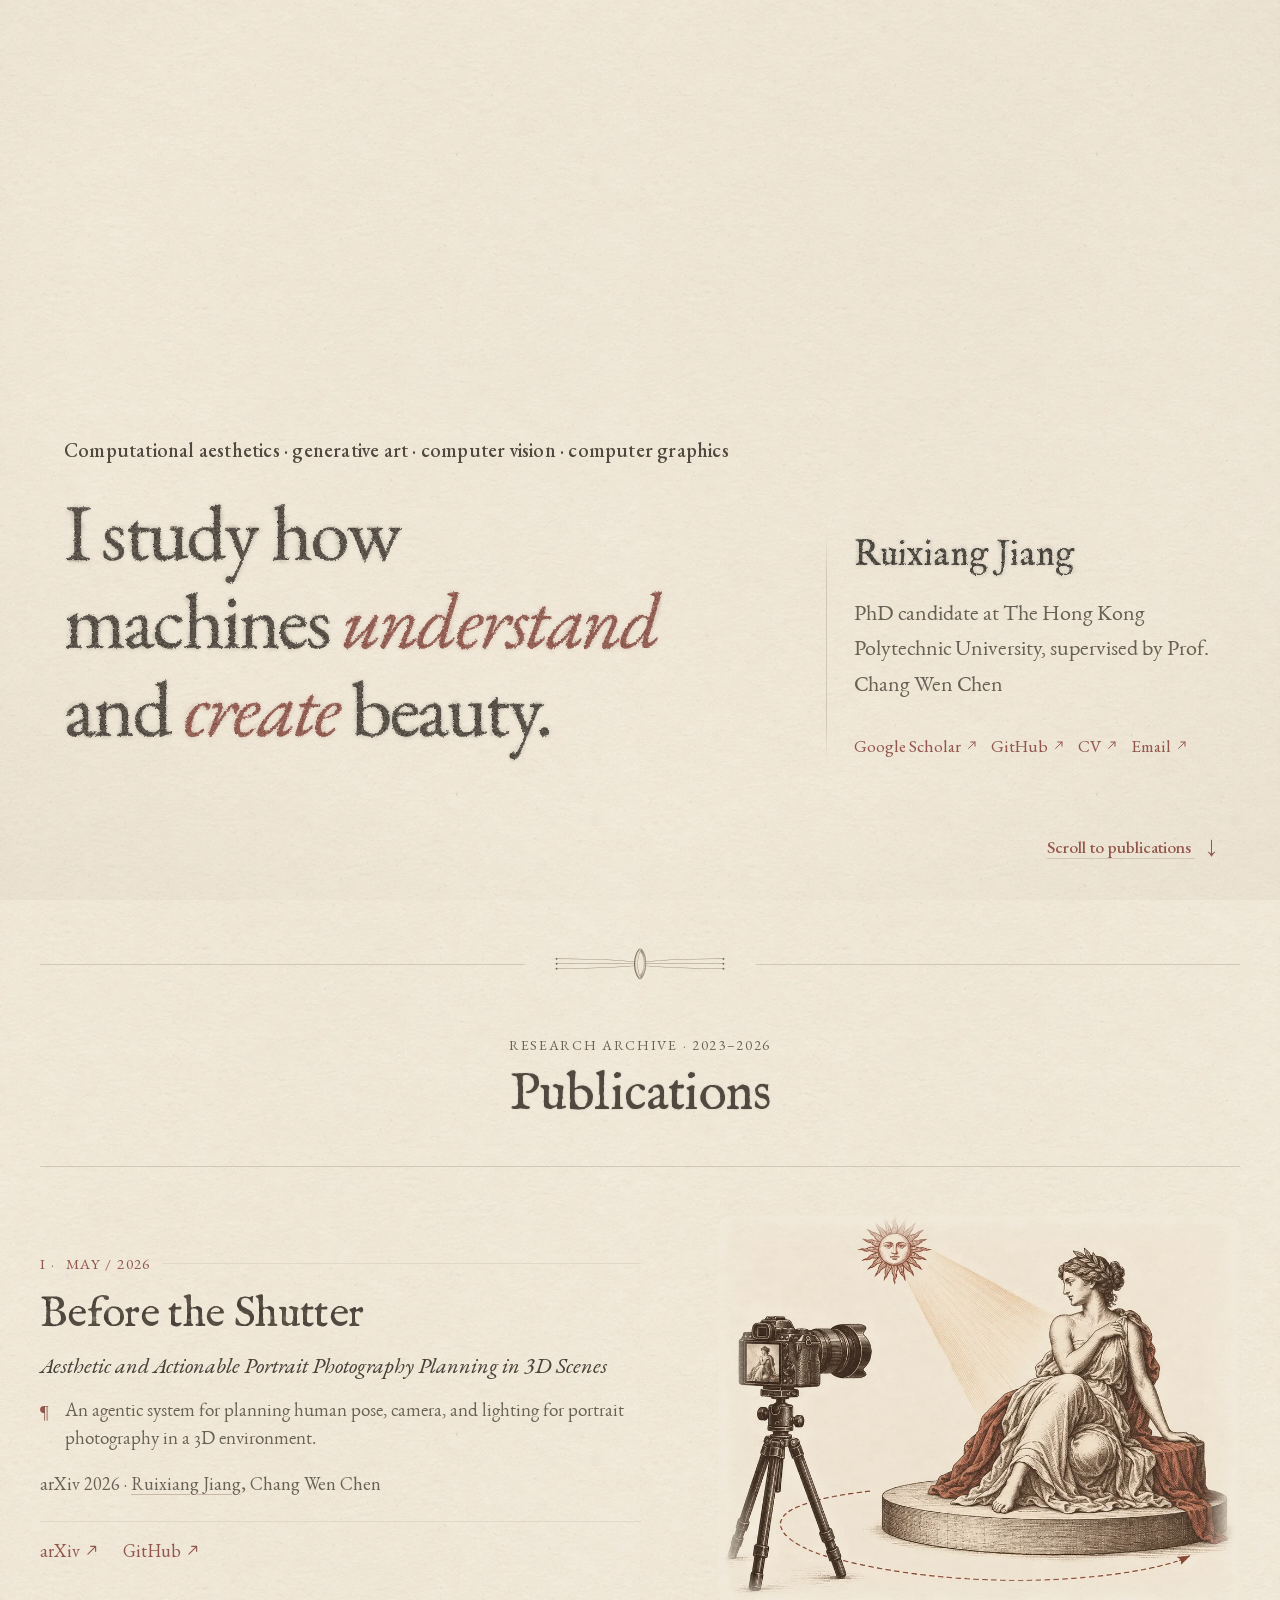
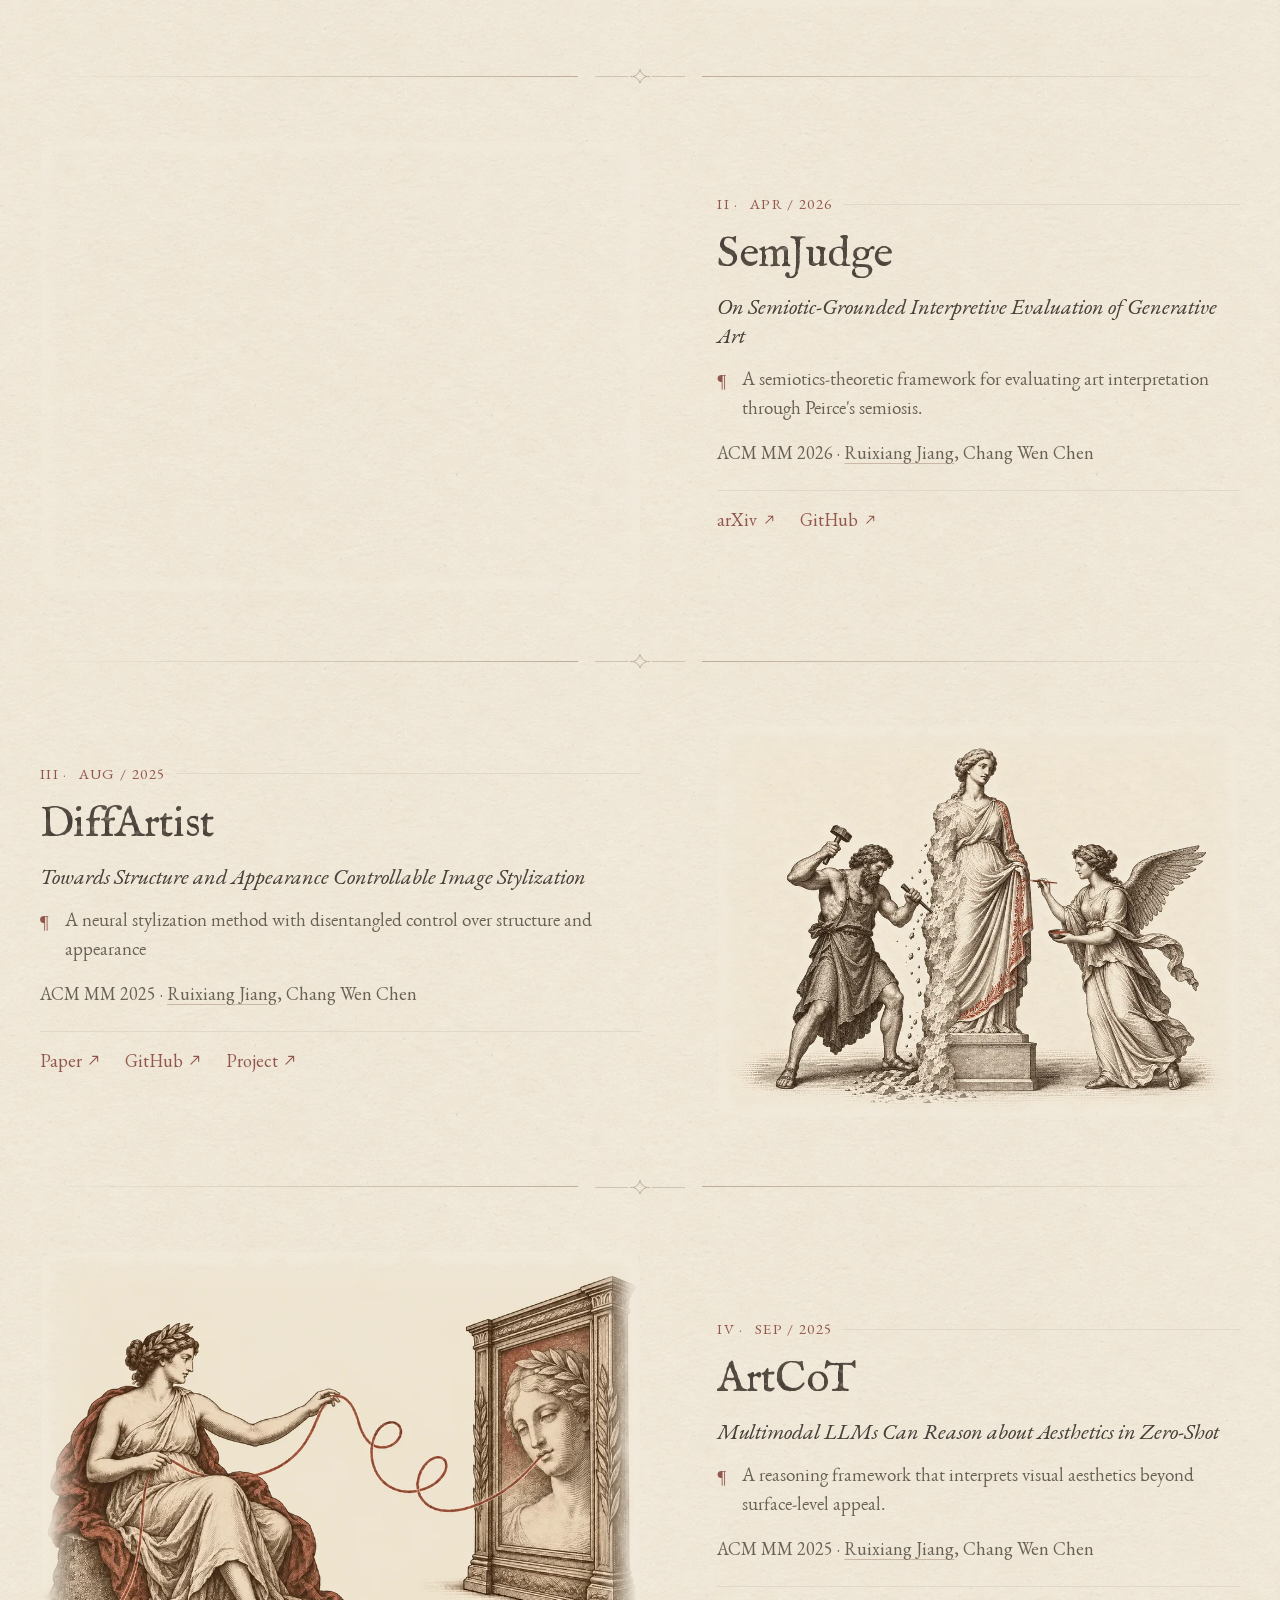
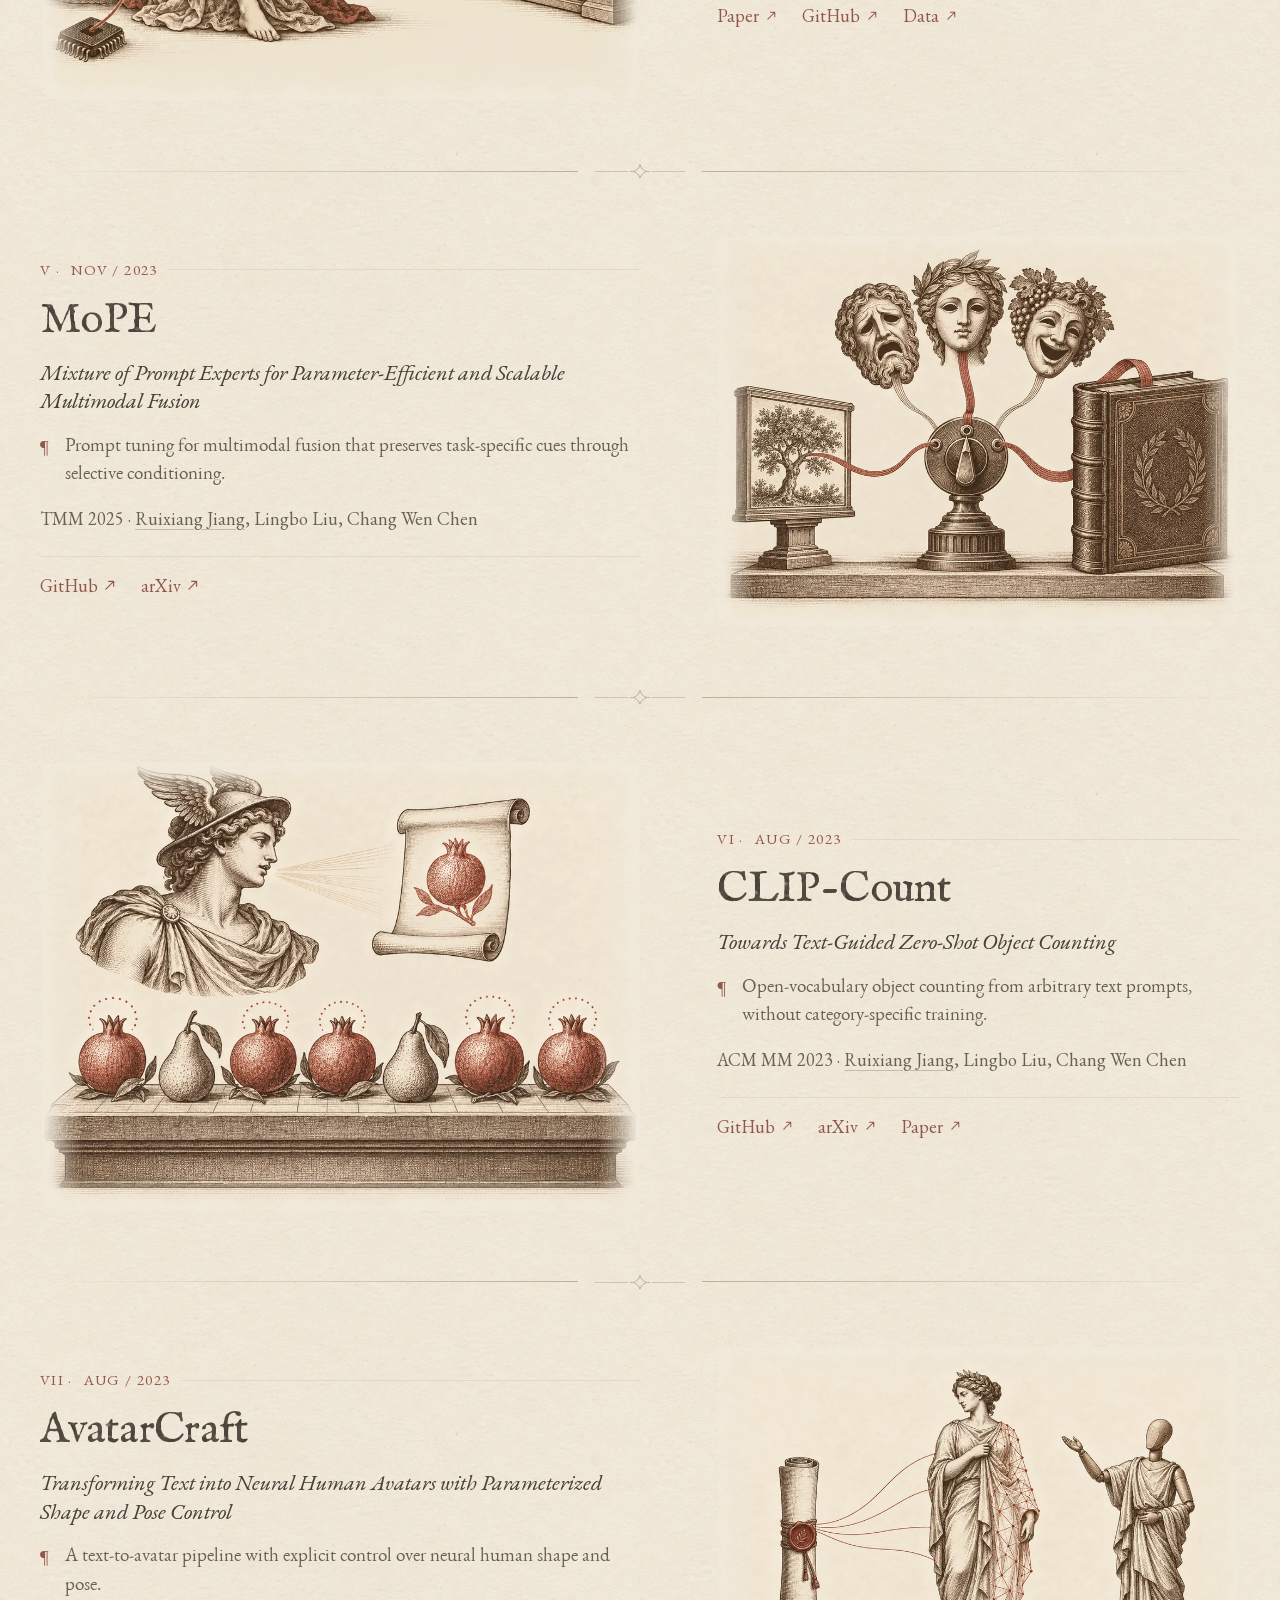
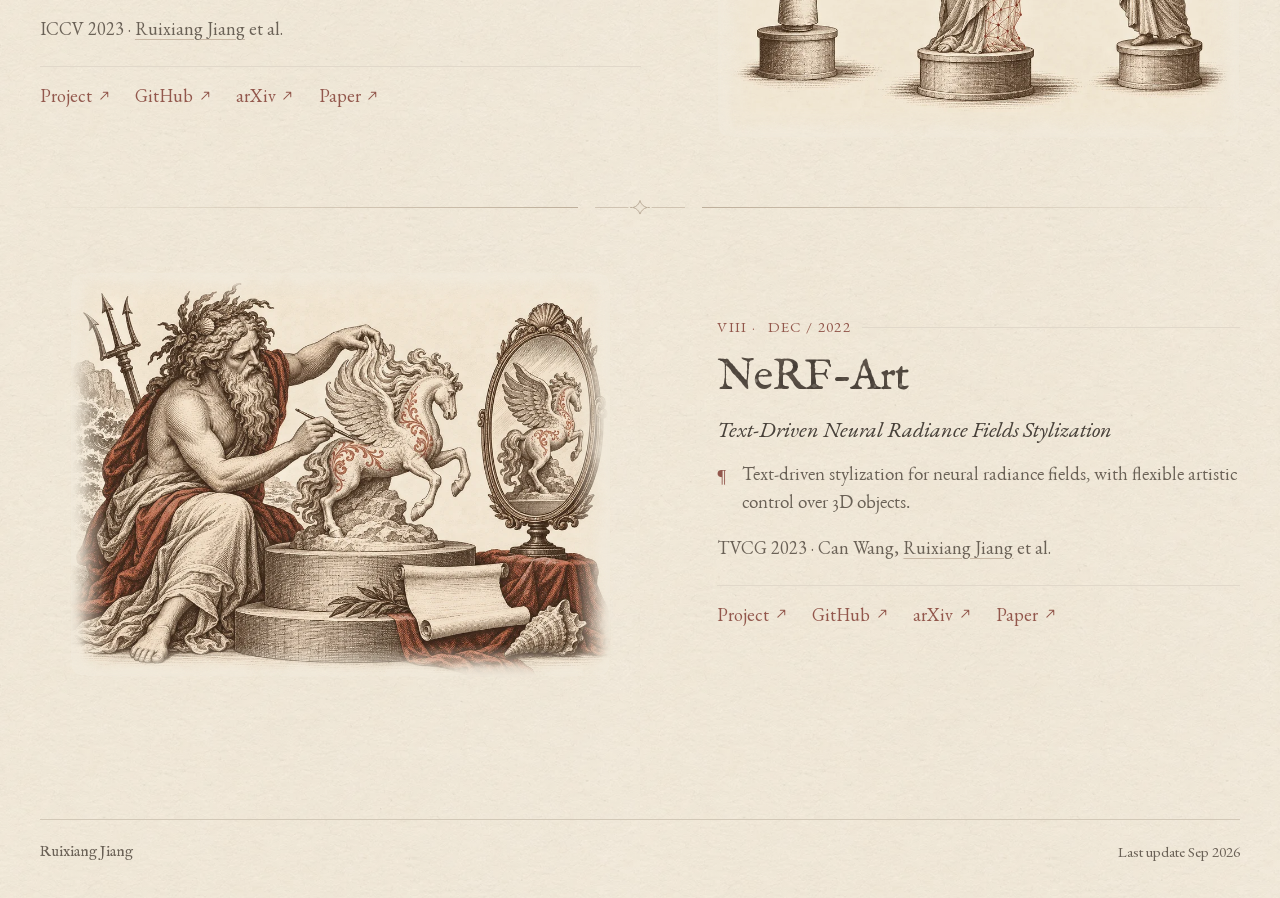
<file: index.html>
<!doctype html>
<html lang="en">

<head>
  <meta charset="utf-8">
  <meta name="viewport" content="width=device-width, initial-scale=1">
  <meta name="description" content="Ruixiang Jiang — PhD candidate researching computational aesthetics, generative AI, and visual understanding.">
  <link rel="icon" href="favicon.svg" type="image/svg+xml">
  <link rel="preload" href="fonts/eb-garamond-latin-regular.woff2" as="font" type="font/woff2" crossorigin>
  <link rel="preload" href="fonts/eb-garamond-latin-italic.woff2" as="font" type="font/woff2" crossorigin>
  <link rel="preload" href="fonts/eb-garamond-latin-medium.woff2" as="font" type="font/woff2" crossorigin>
  <link rel="preload" href="fonts/eb-garamond-latin-medium-italic.woff2" as="font" type="font/woff2" crossorigin>
  <link rel="preload" href="fonts/im-fell-english-regular.ttf" as="font" type="font/ttf" crossorigin>
  <link rel="preload" href="fonts/im-fell-english-italic.ttf" as="font" type="font/ttf" crossorigin>
  <title>Ruixiang Jiang — Research</title>
  <link rel="stylesheet" href="home.css">
</head>

<body>
  <svg width="0" height="0" style="position:absolute" aria-hidden="true" focusable="false">
    <defs>
      <filter id="statement-ink" x="-10%" y="-25%" width="120%" height="150%" color-interpolation-filters="sRGB">
        <feTurbulence type="fractalNoise" baseFrequency="0.45" numOctaves="2" seed="7" result="fine"/>
        <feDisplacementMap in="SourceGraphic" in2="fine" scale="3" xChannelSelector="R" yChannelSelector="G" result="rough"/>
        <feGaussianBlur in="rough" stdDeviation="2.2" result="blur"/>
        <feTurbulence type="fractalNoise" baseFrequency="0.06" numOctaves="3" seed="2" result="coarse"/>
        <feDisplacementMap in="blur" in2="coarse" scale="7" xChannelSelector="R" yChannelSelector="B" result="spread"/>
        <feComponentTransfer in="spread" result="halo"><feFuncA type="linear" slope="0.24"/></feComponentTransfer>
        <feColorMatrix in="fine" type="matrix" result="ink-density"
          values="0 0 0 0 0  0 0 0 0 0  0 0 0 0 0  .65 0 0 0 .55"/>
        <feComposite in="rough" in2="ink-density" operator="in" result="uneven-ink"/>
        <feMerge><feMergeNode in="halo"/><feMergeNode in="uneven-ink"/></feMerge>
      </filter>
      <filter id="name-ink" x="-10%" y="-25%" width="120%" height="150%" color-interpolation-filters="sRGB">
        <feTurbulence type="fractalNoise" baseFrequency="0.45" numOctaves="2" seed="7" result="fine"/>
        <feDisplacementMap in="SourceGraphic" in2="fine" scale="2.4" xChannelSelector="R" yChannelSelector="G" result="rough"/>
        <feGaussianBlur in="rough" stdDeviation="2.2" result="blur"/>
        <feTurbulence type="fractalNoise" baseFrequency="0.06" numOctaves="3" seed="2" result="coarse"/>
        <feDisplacementMap in="blur" in2="coarse" scale="5.6" xChannelSelector="R" yChannelSelector="B" result="spread"/>
        <feComponentTransfer in="spread" result="halo"><feFuncA type="linear" slope="0.24"/></feComponentTransfer>
        <feColorMatrix in="fine" type="matrix" result="ink-density"
          values="0 0 0 0 0  0 0 0 0 0  0 0 0 0 0  .65 0 0 0 .55"/>
        <feComposite in="rough" in2="ink-density" operator="in" result="uneven-ink"/>
        <feMerge><feMergeNode in="halo"/><feMergeNode in="uneven-ink"/></feMerge>
      </filter>
      <filter id="statement-ink-soft" x="-5%" y="-10%" width="110%" height="120%" color-interpolation-filters="sRGB">
        <feTurbulence type="fractalNoise" baseFrequency="0.9" numOctaves="2" seed="4" result="fine"/>
        <feDisplacementMap in="SourceGraphic" in2="fine" scale="1.2" xChannelSelector="R" yChannelSelector="G" result="rough"/>
        <feGaussianBlur in="rough" stdDeviation="0.7" result="blur"/>
        <feComponentTransfer in="blur" result="halo"><feFuncA type="linear" slope="0.25"/></feComponentTransfer>
        <feMerge><feMergeNode in="halo"/><feMergeNode in="rough"/></feMerge>
      </filter>
      <filter id="archive-ink" x="-5%" y="-12%" width="110%" height="124%" color-interpolation-filters="sRGB">
        <feGaussianBlur in="SourceGraphic" stdDeviation="1.2" result="blur"/>
        <feComponentTransfer in="blur" result="halo"><feFuncA type="linear" slope="0.18"/></feComponentTransfer>
        <feMerge><feMergeNode in="halo"/><feMergeNode in="SourceGraphic"/></feMerge>
      </filter>
      <filter id="bio-ink" x="-5%" y="-12%" width="110%" height="124%" color-interpolation-filters="sRGB">
        <feGaussianBlur in="SourceGraphic" stdDeviation="0.65" result="blur"/>
        <feComponentTransfer in="blur" result="halo"><feFuncA type="linear" slope="0.20"/></feComponentTransfer>
        <feMerge><feMergeNode in="halo"/><feMergeNode in="SourceGraphic"/></feMerge>
      </filter>
      <filter id="link-ink" x="-5%" y="-12%" width="110%" height="124%" color-interpolation-filters="sRGB">
        <feTurbulence type="fractalNoise" baseFrequency="0.45" numOctaves="2" seed="7" result="grain"/>
        <feDisplacementMap in="SourceGraphic" in2="grain" scale="0.8" xChannelSelector="R" yChannelSelector="G" result="ink-edge"/>
        <feGaussianBlur in="ink-edge" stdDeviation="0.65" result="blur"/>
        <feComponentTransfer in="blur" result="halo"><feFuncA type="linear" slope="0.20"/></feComponentTransfer>
        <feMerge><feMergeNode in="halo"/><feMergeNode in="ink-edge"/></feMerge>
      </filter>
    </defs>
  </svg>
  <header class="site-header">
    <a href="#top"><span class="brand-name">Ruixiang Jiang</span> <span class="slash">/</span> PhD Candidate</a>
    <nav class="header-actions" aria-label="Site navigation">
      <a class="header-research" href="#publications">Research ↓</a>
      <a class="header-blog" href="blog.html" hidden>Blog</a>
    </nav>
  </header>

  <main id="top">
    <section class="hero" aria-labelledby="page-title">
      <div class="title-page">
        <p class="eyebrow"><span>Computational aesthetics · generative art</span><span>computer vision · computer graphics</span></p>
        <h1 id="page-title"><span class="display-ink">I study how machines </span><span class="accent accent--understand">understand</span><span class="display-ink"> and </span><span class="accent accent--create">create</span><span class="display-ink"> beauty.</span></h1>
      </div>
        <div class="intro">
          <p class="intro-name"><span>Ruixiang Jiang</span></p>
          <p class="intro-description">PhD candidate at The Hong Kong Polytechnic University, supervised by Prof. Chang Wen Chen</p>
          <nav class="intro-links" aria-label="External profiles">
            <a href="https://scholar.google.com/citations?user=e34K_QoAAAAJ">Google Scholar</a>
            <a href="https://github.com/songrise">GitHub</a>
            <a href="data/CV.pdf">CV</a>
            <a href="mailto:rui-x.jiang@connect.polyu.hk">Email</a>
          </nav>
        </div>
      <a class="scroll-cue" href="#publications">Scroll to publications <span aria-hidden="true">↓</span></a>
    </section>

    <section class="research" id="publications" aria-labelledby="research-title">
      <div class="archive-divider" aria-hidden="true"><img src="images/bookish/tailpiece.webp" width="720" height="240" alt="" loading="lazy"></div>
      <div class="research-head">
        <p class="eyebrow">Research archive · 2023–2026</p>
        <h2 id="research-title">Publications</h2>
      </div>

      <article class="publication reveal">
        <figure class="paper-illustration">
          <img src="images/papers/before-the-shutter.webp" width="960" height="720" alt="A muse, camera and sun symbolize coordinated pose, viewpoint and lighting." loading="lazy" decoding="async">
        </figure>
        <div class="publication-copy">
          <time class="pub-number" datetime="2026-05-28">May / 2026</time>
          <h3>Before the Shutter</h3>
          <p class="paper-title">Aesthetic and Actionable Portrait Photography Planning in 3D Scenes</p>
          <p class="summary">An agentic system for planning human pose, camera, and lighting for portrait photography in a 3D environment.</p>
          <p class="venue">arXiv 2026 · <span class="author-self">Ruixiang Jiang</span>, Chang Wen Chen</p>
          <div class="publication-links"><a href="https://arxiv.org/abs/2605.30318">arXiv</a><a href="https://github.com/songrise/Before-the-Shutter">GitHub</a></div>
        </div>
      </article>
      <article class="publication reveal">
        <figure class="paper-illustration">
          <img src="images/papers/sem-judge-oracle.webp" width="960" height="720" alt="A Delphic oracle interprets a painting of Icarus, with a fallen feather and wax drops in the foreground." loading="lazy" decoding="async">
        </figure>
        <div class="publication-copy">
          <time class="pub-number" datetime="2026-04-09">Apr / 2026</time>
          <h3>SemJudge</h3>
          <p class="paper-title">On Semiotic-Grounded Interpretive Evaluation of Generative Art</p>
          <p class="summary">A semiotics-theoretic framework for evaluating art interpretation through Peirce's semiosis.</p>
          <p class="venue">ACM MM 2026 · <span class="author-self">Ruixiang Jiang</span>, Chang Wen Chen</p>
          <div class="publication-links"><a href="https://arxiv.org/abs/2604.08641">arXiv</a><a href="https://github.com/songrise/SemJudge">GitHub</a></div>
        </div>
      </article>
      <article class="publication reveal">
        <figure class="paper-illustration">
          <img src="images/papers/diff-artist-sculpture-etching-v2.webp" width="960" height="720" alt="Hephaestus chisels a statue's form from marble while winged Iris paints ornament onto the same figure." loading="lazy" decoding="async">
        </figure>
        <div class="publication-copy">
          <time class="pub-number" datetime="2025-08-27">Aug / 2025</time>
          <h3>DiffArtist</h3>
          <p class="paper-title">Towards Structure and Appearance Controllable Image Stylization</p>
          <p class="summary">A neural stylization method with disentangled control over structure and appearance</p>
          <p class="venue">ACM MM 2025 · <span class="author-self">Ruixiang Jiang</span>, Chang Wen Chen</p>
          <div class="publication-links"><a href="https://dl.acm.org/doi/10.1145/3746027.3755010">Paper</a><a href="https://github.com/songrise/artist">GitHub</a><a href="https://diffusionartist.github.io/">Project</a></div>
        </div>
      </article>
      <article class="publication reveal">
        <figure class="paper-illustration">
          <img src="images/papers/artcot-paper-v2.webp" width="960" height="720" alt="Ariadne guides a thread from computation toward the visible artwork." loading="lazy" decoding="async">
        </figure>
        <div class="publication-copy">
          <time class="pub-number" datetime="2025-09-02">Sep / 2025</time>
          <h3>ArtCoT</h3>
          <p class="paper-title">Multimodal LLMs Can Reason about Aesthetics in Zero-Shot</p>
          <p class="summary">A reasoning framework that interprets visual aesthetics beyond surface-level appeal.</p>
          <p class="venue">ACM MM 2025 · <span class="author-self">Ruixiang Jiang</span>, Chang Wen Chen</p>
          <div class="publication-links"><a href="https://arxiv.org/abs/2501.09012">Paper</a><a href="https://github.com/songrise/MLLM4Art">GitHub</a><a href="https://huggingface.co/datasets/Ruixiang/FineArtBench">Data</a></div>
        </div>
      </article>
      <article class="publication reveal">
        <figure class="paper-illustration">
          <img src="images/papers/mope.webp" width="960" height="720" alt="An image guides a selector among theatrical experts, inserting a small prompt ribbon into an intact book." loading="lazy" decoding="async">
        </figure>
        <div class="publication-copy">
          <time class="pub-number" datetime="2023-11-28">Nov / 2023</time>
          <h3>MoPE</h3>
          <p class="paper-title">Mixture of Prompt Experts for Parameter-Efficient and Scalable Multimodal Fusion</p>
          <p class="summary">Prompt tuning for multimodal fusion that preserves task-specific cues through selective conditioning.</p>
          <p class="venue">TMM 2025 · <span class="author-self">Ruixiang Jiang</span>, Lingbo Liu, Chang Wen Chen</p>
          <div class="publication-links"><a href="https://github.com/songrise/ConditionalPrompt">GitHub</a><a href="https://arxiv.org/abs/2312.03734">arXiv</a></div>
        </div>
      </article>
      <article class="publication reveal">
        <figure class="paper-illustration">
          <img src="images/papers/clip-count.webp" width="960" height="720" alt="Hermes selects pomegranates through a scroll; five marked fruits are distinguished from two pears." loading="lazy" decoding="async">
        </figure>
        <div class="publication-copy">
          <time class="pub-number" datetime="2023-08-10">Aug / 2023</time>
          <h3>CLIP-Count</h3>
          <p class="paper-title">Towards Text-Guided Zero-Shot Object Counting</p>
          <p class="summary">Open-vocabulary object counting from arbitrary text prompts, without category-specific training.</p>
          <p class="venue">ACM MM 2023 · <span class="author-self">Ruixiang Jiang</span>, Lingbo Liu, Chang Wen Chen</p>
          <div class="publication-links"><a href="https://github.com/songrise/CLIP-Count">GitHub</a><a href="https://arxiv.org/abs/2305.07304">arXiv</a><a href="https://dl.acm.org/doi/10.1145/3581783.3611789">Paper</a></div>
        </div>
      </article>
      <article class="publication reveal">
        <figure class="paper-illustration">
          <img src="images/papers/avatar-craft-complete.webp" width="960" height="720" alt="A scroll guides the creation of a robed figure whose surface becomes a neural lattice, alongside a poseable mannequin." loading="lazy" decoding="async">
        </figure>
        <div class="publication-copy">
          <time class="pub-number" datetime="2023-08-21">Aug / 2023</time>
          <h3>AvatarCraft</h3>
          <p class="paper-title">Transforming Text into Neural Human Avatars with Parameterized Shape and Pose Control</p>
          <p class="summary">A text-to-avatar pipeline with explicit control over neural human shape and pose.</p>
          <p class="venue">ICCV 2023 · <span class="author-self">Ruixiang Jiang</span> et al.</p>
          <div class="publication-links"><a href="https://avatar-craft.github.io">Project</a><a href="https://github.com/songrise/avatarcraft">GitHub</a><a href="https://arxiv.org/abs/2303.17606">arXiv</a><a href="https://openaccess.thecvf.com/content/ICCV2023/html/Jiang_AvatarCraft_Transforming_Text_into_Neural_Human_Avatars_with_Parameterized_Shape_ICCV_2023_paper.html">Paper</a></div>
        </div>
      </article>
      <article class="publication reveal">
        <figure class="paper-illustration paper-illustration--nerf-art">
          <img src="images/papers/nerf-art-proteus.webp" width="960" height="720" alt="Proteus reshapes and paints a Pegasus sculpture; a mirror shows the transformed form from another viewpoint." loading="lazy" decoding="async">
        </figure>
        <div class="publication-copy">
          <time class="pub-number" datetime="2022-12-15">Dec / 2022</time>
          <h3>NeRF-Art</h3>
          <p class="paper-title">Text-Driven Neural Radiance Fields Stylization</p>
          <p class="summary">Text-driven stylization for neural radiance fields, with flexible artistic control over 3D objects.</p>
          <p class="venue">TVCG 2023 · Can Wang, <span class="author-self">Ruixiang Jiang</span> et al.</p>
          <div class="publication-links"><a href="https://cassiepython.github.io/nerfart/index.html">Project</a><a href="https://github.com/cassiePython/NeRF-Art">GitHub</a><a href="https://arxiv.org/abs/2212.08070">arXiv</a><a href="https://ieeexplore.ieee.org/abstract/document/10144678">Paper</a></div>
        </div>
      </article>
    </section>
  </main>

  <footer class="site-footer"><span>Ruixiang Jiang</span><span>Last update Sep 2026</span></footer>
  <script>
    const scrollCue = document.querySelector('.scroll-cue');
    const header = document.querySelector('.site-header');
    const motion = window.matchMedia('(prefers-reduced-motion: reduce)');

    // Keep the navigation usable without JavaScript or IntersectionObserver.
    if ('IntersectionObserver' in window) {
      const headerObserver = new IntersectionObserver(([entry]) => {
        const pastTitle = !entry.isIntersecting && entry.boundingClientRect.bottom <= 82;
        header.classList.toggle('is-visible', pastTitle);
      }, { rootMargin: '-82px 0px 0px 0px' });
      header.classList.add('is-managed');
      headerObserver.observe(scrollCue);

      const researchObserver = new IntersectionObserver(([entry]) => {
        scrollCue.classList.toggle('is-hidden', entry.isIntersecting);
      }, { rootMargin: '0px 0px -18% 0px' });
      researchObserver.observe(document.querySelector('#publications'));
    }

    // Hide items only after an observer is ready; no-script content stays visible.
    if (!motion.matches && 'IntersectionObserver' in window) {
      const observer = new IntersectionObserver((entries, activeObserver) => {
        entries.forEach(({ target, isIntersecting }) => {
          if (isIntersecting) {
            target.classList.remove('is-pending');
            target.classList.add('is-visible');
            activeObserver.unobserve(target);
          }
        });
      }, { threshold: 0.12 });
      document.querySelectorAll('.reveal').forEach(item => {
        observer.observe(item);
        item.classList.add('is-pending');
      });
      motion.addEventListener('change', ({ matches }) => {
        if (matches) {
          observer.disconnect();
          document.querySelectorAll('.is-pending').forEach(item => item.classList.remove('is-pending'));
        }
      });
    }

    // A small post-scroll nudge gives mobile articles a resting place without
    // changing native touch or trackpad momentum while the user is scrolling.
    const mobileReading = window.matchMedia('(max-width: 760px)');
    const articles = [...document.querySelectorAll('.publication')];
    const settleTargets = [
      document.querySelector('#publications'),
      ...articles
    ];
    const settleRange = 120;
    const settleDuration = 440;
    let touchStartY = 0;
    let swipeInProgress = false;
    let touchReleased = false;
    let settleTimer;
    let settleFrame;
    let scrollDirection = 1;

    function cancelSettle() {
      clearTimeout(settleTimer);
      if (settleFrame !== undefined) cancelAnimationFrame(settleFrame);
      settleFrame = undefined;
      swipeInProgress = false;
      touchReleased = false;
    }

    function settleNearArticle() {
      swipeInProgress = false;
      if (!mobileReading.matches || motion.matches) return;

      const offset = header.getBoundingClientRect().height + 16;
      const distances = settleTargets.map(target => target.getBoundingClientRect().top - offset);
      if (scrollDirection < 0) {
        const bottomEdge = window.innerHeight - 32;
        distances.push(...articles.map(article => article.getBoundingClientRect().bottom - bottomEdge));
      }
      const nearest = distances.reduce((best, distance) =>
        Math.abs(distance) < Math.abs(best) ? distance : best, Infinity);
      if (Math.abs(nearest) <= 8 || Math.abs(nearest) >= settleRange) return;

      const startY = window.scrollY;
      const startTime = performance.now();
      const overshoot = nearest + Math.sign(nearest) * Math.min(5, Math.abs(nearest) * 0.08);
      function animateSettle(now) {
        const progress = Math.min((now - startTime) / settleDuration, 1);
        // Settle slightly past the target, then ease back by at most 5px.
        const outward = progress < 0.78;
        const phase = outward ? progress / 0.78 : (progress - 0.78) / 0.22;
        const eased = (1 - Math.cos(Math.PI * phase)) / 2;
        const displacement = outward
          ? overshoot * eased
          : overshoot + (nearest - overshoot) * eased;
        window.scrollTo({ top: startY + displacement, behavior: 'instant' });
        settleFrame = progress < 1 ? requestAnimationFrame(animateSettle) : undefined;
      }
      settleFrame = requestAnimationFrame(animateSettle);
    }

    function scheduleSettle() {
      clearTimeout(settleTimer);
      settleTimer = setTimeout(settleNearArticle, 180);
    }

    window.addEventListener('touchstart', event => {
      cancelSettle();
      swipeInProgress = false;
      touchReleased = false;
      touchStartY = event.touches[0].clientY;
    }, { passive: true });
    window.addEventListener('touchmove', event => {
      const gesture = touchStartY - event.touches[0].clientY;
      if (Math.abs(gesture) > 10) {
        swipeInProgress = true;
        scrollDirection = Math.sign(gesture);
      }
    }, { passive: true });
    window.addEventListener('touchend', () => {
      touchReleased = true;
      if (swipeInProgress) scheduleSettle();
    }, { passive: true });
    window.addEventListener('scroll', () => {
      if (swipeInProgress && touchReleased) scheduleSettle();
    }, { passive: true });
    window.addEventListener('wheel', event => {
      cancelSettle();
      if (event.deltaY) scrollDirection = Math.sign(event.deltaY);
      if (mobileReading.matches && !motion.matches) scheduleSettle();
    }, { passive: true });
    motion.addEventListener('change', cancelSettle);
  </script>
</body>
</html>
</file>
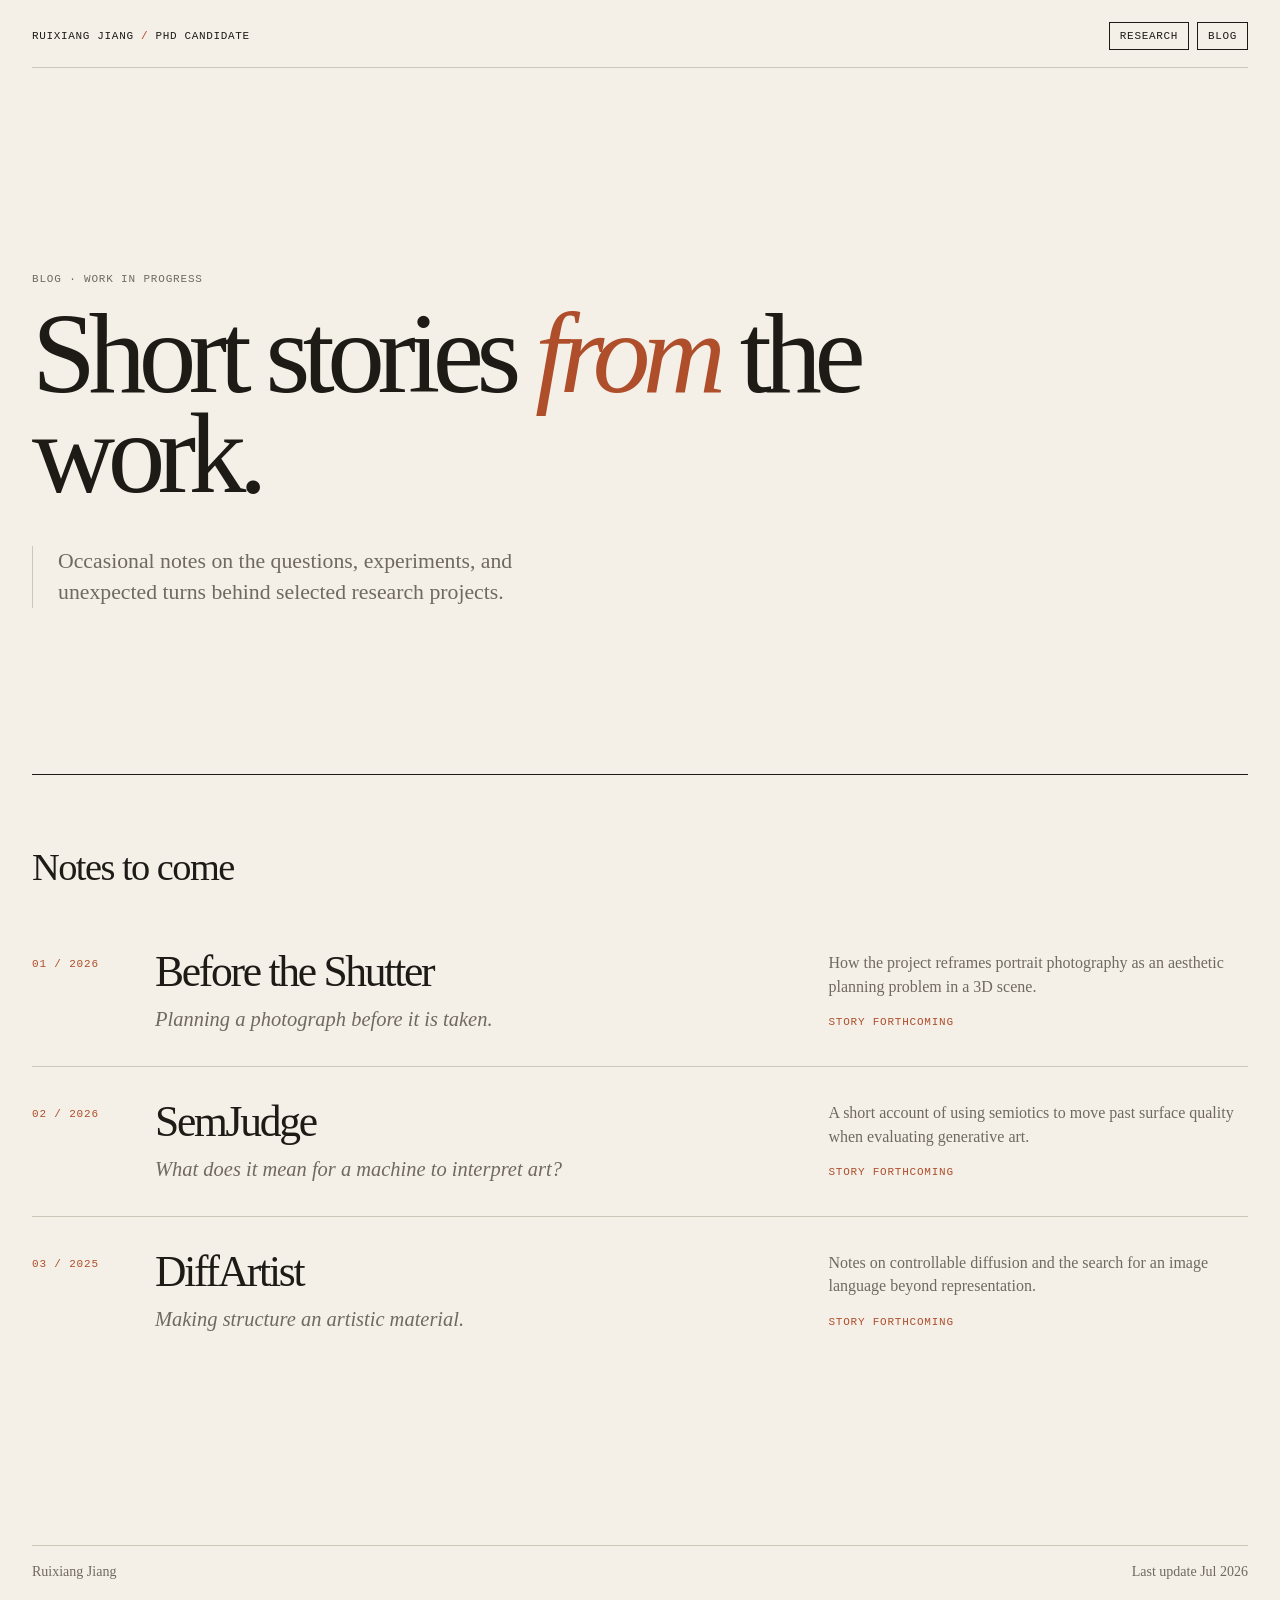
<file: blog.html>
<!doctype html>
<html lang="en">

<head>
  <meta charset="utf-8">
  <meta name="viewport" content="width=device-width, initial-scale=1">
  <meta name="description" content="Short notes from Ruixiang Jiang's research projects.">
  <link rel="icon" href="favicon.svg" type="image/svg+xml">
  <title>Blog — Ruixiang Jiang</title>
  <style>
    :root {
      --paper: #f4f0e8;
      --ink: #1e1b17;
      --muted: #70695f;
      --line: #cfc6ba;
      --accent: #ae4e2b;
      --content: min(1220px, calc(100% - 64px));
    }
    * { box-sizing: border-box; }
    html { scroll-behavior: smooth; }
    body { background: var(--paper); color: var(--ink); font-family: Georgia, 'Times New Roman', serif; margin: 0; min-width: 320px; }
    a { color: inherit; }
    a:focus-visible { outline: 2px solid var(--accent); outline-offset: 4px; }
    .site-header { align-items: center; border-bottom: 1px solid var(--line); display: flex; font-family: ui-monospace, SFMono-Regular, Menlo, Monaco, Consolas, monospace; font-size: 11px; justify-content: space-between; letter-spacing: .06em; margin: 0 auto; max-width: var(--content); padding: 22px 0 17px; text-transform: uppercase; }
    .site-header a { text-decoration: none; }
    .site-header a:hover { color: var(--accent); }
    .slash { color: var(--accent); }
    .header-actions { display: flex; gap: 8px; }
    .header-actions a { border: 1px solid var(--ink); padding: 7px 10px; transition: background .2s ease, color .2s ease; }
    .header-actions a:hover { background: var(--ink); color: var(--paper); }
    main, .site-footer { margin: 0 auto; max-width: var(--content); }
    .hero { max-width: 900px; padding: clamp(100px, 16vw, 210px) 0 clamp(90px, 13vw, 170px); }
    .eyebrow, .note-meta { color: var(--muted); font-family: ui-monospace, SFMono-Regular, Menlo, Monaco, Consolas, monospace; font-size: 11px; letter-spacing: .075em; text-transform: uppercase; }
    .eyebrow { margin: 0 0 18px; }
    h1 { font-size: clamp(58px, 9vw, 132px); font-weight: 400; letter-spacing: -.065em; line-height: .87; margin: 0; }
    .accent { color: var(--accent); font-style: italic; }
    .hero-copy { border-left: 1px solid var(--line); color: var(--muted); font-size: clamp(18px, 1.7vw, 23px); line-height: 1.42; margin: 43px 0 0; max-width: 565px; padding-left: 25px; }
    .notes { border-top: 1px solid var(--ink); padding-top: 15px; }
    h2 { font-size: clamp(29px, 3vw, 44px); font-weight: 400; letter-spacing: -.04em; margin: 55px 0 28px; }
    .note { display: grid; gap: 28px; grid-template-columns: 95px minmax(0, 1fr) minmax(220px, .65fr); padding: 34px 0; }
    .note + .note { border-top: 1px solid var(--line); }
    .note-index { color: var(--accent); font-family: ui-monospace, SFMono-Regular, Menlo, Monaco, Consolas, monospace; font-size: 11px; letter-spacing: .075em; padding-top: 7px; }
    .note h3 { font-size: clamp(28px, 3.4vw, 52px); font-weight: 400; letter-spacing: -.052em; line-height: .95; margin: 0 0 14px; }
    .note-title { color: var(--muted); font-size: clamp(17px, 1.6vw, 21px); font-style: italic; line-height: 1.25; margin: 0; }
    .note-copy { align-self: start; color: var(--muted); font-size: 16px; line-height: 1.45; margin: 0; }
    .coming { color: var(--accent); display: block; font-family: ui-monospace, SFMono-Regular, Menlo, Monaco, Consolas, monospace; font-size: 11px; letter-spacing: .07em; margin-top: 17px; text-transform: uppercase; }
    .site-footer { border-top: 1px solid var(--line); color: var(--muted); display: flex; font-size: 14px; justify-content: space-between; margin-top: clamp(90px, 14vw, 180px); padding: 18px 0 30px; }
    @media (max-width: 760px) {
      :root { --content: min(100% - 40px, 1220px); }
      .site-header { align-items: flex-start; font-size: 10px; gap: 10px; padding-top: 16px; }
      .site-header > a { line-height: 1.3; max-width: 137px; }
      .header-actions { flex-shrink: 0; gap: 6px; }
      .header-actions a { padding: 6px 7px; }
      .hero { padding: 82px 0 92px; }
      h1 { font-size: clamp(48px, 14.5vw, 66px); line-height: .9; }
      .hero-copy { font-size: 18px; margin-top: 32px; padding-left: 18px; }
      .note { grid-template-columns: 1fr; gap: 15px; }
      .note-index { padding: 0; }
      .site-footer { flex-direction: row; font-size: 12px; gap: 12px; justify-content: space-between; white-space: nowrap; }
    }
  </style>
</head>

<body>
  <header class="site-header">
    <a href="index.html">Ruixiang Jiang <span class="slash">/</span> PhD Candidate</a>
    <nav class="header-actions" aria-label="Site navigation">
      <a href="index.html#publications">Research</a>
      <a href="blog.html" aria-current="page">Blog</a>
    </nav>
  </header>
  <main>
    <section class="hero" aria-labelledby="page-title">
      <p class="eyebrow">Blog · work in progress</p>
      <h1 id="page-title">Short stories <span class="accent">from</span> the work.</h1>
      <p class="hero-copy">Occasional notes on the questions, experiments, and unexpected turns behind selected research projects.</p>
    </section>
    <section class="notes" aria-labelledby="notes-title">
      <h2 id="notes-title">Notes to come</h2>
      <article class="note">
        <div class="note-index">01 / 2026</div>
        <div><h3>Before the Shutter</h3><p class="note-title">Planning a photograph before it is taken.</p></div>
        <p class="note-copy">How the project reframes portrait photography as an aesthetic planning problem in a 3D scene.<span class="coming">Story forthcoming</span></p>
      </article>
      <article class="note">
        <div class="note-index">02 / 2026</div>
        <div><h3>SemJudge</h3><p class="note-title">What does it mean for a machine to interpret art?</p></div>
        <p class="note-copy">A short account of using semiotics to move past surface quality when evaluating generative art.<span class="coming">Story forthcoming</span></p>
      </article>
      <article class="note">
        <div class="note-index">03 / 2025</div>
        <div><h3>DiffArtist</h3><p class="note-title">Making structure an artistic material.</p></div>
        <p class="note-copy">Notes on controllable diffusion and the search for an image language beyond representation.<span class="coming">Story forthcoming</span></p>
      </article>
    </section>
  </main>
  <footer class="site-footer"><span>Ruixiang Jiang</span><span>Last update Jul 2026</span></footer>
</body>
</html>
</file>
<file: home.css>
@font-face {
  font-family: 'EB Garamond';
  font-style: normal;
  font-weight: 400;
  font-display: swap;
  src: url('fonts/eb-garamond-latin-regular.woff2') format('woff2');
}
@font-face {
  font-family: 'EB Garamond 12';
  font-style: normal;
  font-weight: 400;
  font-display: swap;
  src: url('fonts/eb-garamond-12-latin-regular.woff2') format('woff2');
}
@font-face {
  font-family: 'EB Garamond';
  font-style: italic;
  font-weight: 400;
  font-display: swap;
  src: url('fonts/eb-garamond-latin-italic.woff2') format('woff2');
}
@font-face {
  font-family: 'EB Garamond';
  font-style: normal;
  font-weight: 500;
  font-display: swap;
  src: url('fonts/eb-garamond-latin-medium.woff2') format('woff2');
}
@font-face {
  font-family: 'EB Garamond';
  font-style: italic;
  font-weight: 500;
  font-display: swap;
  src: url('fonts/eb-garamond-latin-medium-italic.woff2') format('woff2');
}
@font-face {
  font-family: 'IM Fell English';
  font-style: normal;
  font-weight: 400;
  font-display: swap;
  src: url('fonts/im-fell-english-regular.ttf') format('truetype');
}
@font-face {
  font-family: 'IM Fell English';
  font-style: italic;
  font-weight: 400;
  font-display: swap;
  src: url('fonts/im-fell-english-italic.ttf') format('truetype');
}

:root {
  --paper: #f2ebdd;
  --ink: #302d28;
  --display-ink: #51483f;
  --muted: #6a6156;
  --accent: #92574c;
  --line: #d2c8b7;
  --line-primary: #b8a894;
  --line-secondary: #e1d8ca;
  --content: min(1240px, calc(100% - 80px));
}

* { box-sizing: border-box; }
html { scroll-behavior: smooth; }
body {
  margin: 0;
  min-width: 320px;
  color: var(--ink);
  background-color: var(--paper);
  background-image:
    radial-gradient(ellipse at 50% 40%, transparent 62%, rgba(120, 90, 60, .05) 100%),
    radial-gradient(ellipse at 78% 18%, rgba(138, 108, 72, .025), transparent 65%),
    linear-gradient(rgba(242, 235, 221, .44), rgba(242, 235, 221, .44)),
    url('images/bookish/paper.webp');
  background-size: 100% 100%, 100% 100%, auto, 640px 640px;
  background-attachment: fixed, fixed, scroll, scroll;
  font-family: 'EB Garamond', Georgia, 'Times New Roman', serif;
  font-size: 20px;
  line-height: 1.6;
  -webkit-font-smoothing: antialiased;
}
::selection { background: #dfc9b7; color: var(--ink); }
a {
  color: var(--accent);
  text-decoration: none;
  background-image: linear-gradient(currentColor, currentColor);
  background-repeat: no-repeat;
  background-position: left calc(100% - .18em);
  background-size: 0 1px;
  transition: background-size .32s cubic-bezier(.22, 1, .36, 1);
}
a:hover, a:focus-visible { background-size: 100% 1px; }
a:focus-visible { outline: 2px solid var(--accent); outline-offset: 5px; }
img { display: block; max-width: 100%; height: auto; }

.site-header {
  align-items: center;
  background: var(--paper);
  border-bottom: 1px solid var(--line);
  display: flex;
  font-size: 16px;
  gap: 20px;
  justify-content: space-between;
  margin: 0 auto;
  min-height: 64px;
  width: var(--content);
}
.site-header > a { color: var(--ink); font-weight: 500; }
.brand-name { font-family: 'IM Fell English', 'EB Garamond', Georgia, serif; font-weight: 400; }
.site-header.is-managed {
  left: 50%;
  margin: 0;
  opacity: 0;
  padding: 10px 0;
  position: fixed;
  top: 0;
  transform: translate(-50%, -110%);
  transition: opacity .35s ease, transform .45s cubic-bezier(.2, .75, .25, 1), visibility .35s;
  visibility: hidden;
  z-index: 10;
}
.site-header.is-visible { opacity: 1; visibility: visible; transform: translate(-50%, 0); }
.header-actions { display: flex; gap: 22px; flex-shrink: 0; }
.header-actions a { padding: 8px 0; }
.slash { color: var(--muted); margin: 0 4px; }

.hero, .research, .site-footer { margin: 0 auto; width: var(--content); }
.hero {
  display: grid;
  grid-template-columns: minmax(0, 1fr) minmax(380px, 390px);
  align-items: end;
  gap: clamp(56px, 7vw, 144px);
  width: min(1680px, calc(100% - 128px));
  min-height: 100svh;
  padding: 140px 0 clamp(130px, 13vh, 180px);
  position: relative;
}
.title-page { min-width: 0; }
.eyebrow { color: var(--muted); font-size: 16px; line-height: 1.6; margin: 0 0 20px; }
.hero .eyebrow { color: var(--display-ink); filter: url(#statement-ink-soft); font-size: 18px; font-weight: 500; letter-spacing: .01em; }
.eyebrow span + span::before { content: ' · '; }
h1 { color: #484139; filter: url(#statement-ink); font-size: clamp(54px, calc(5.5vw + 2px), 102px); font-weight: 400; line-height: 1.11; letter-spacing: -.035em; margin: 0; max-width: 1020px; padding-bottom: .22em; text-wrap: balance; }
/* Optical midpoint between the bundled static 400 and 500 font files. */
.title-page h1 span { -webkit-text-stroke: clamp(.2px, .025vw, .45px) currentColor; }
.title-page h1 .accent { color: #884f45; }
.accent { color: var(--accent); font-style: italic; }
.accent { animation: accent-enter 1.3s cubic-bezier(.22, 1, .36, 1) both; }
.accent--understand { animation-delay: .5s; }
.accent--create { animation-delay: .76s; }
.intro { animation: intro-enter .9s cubic-bezier(.22, 1, .36, 1) .76s backwards; }
@keyframes accent-enter { from { opacity: 0; } to { opacity: 1; } }
@keyframes intro-enter { from { opacity: 0; transform: translateY(12px); } to { opacity: 1; transform: translateY(0); } }
.intro { padding-left: 28px; margin-bottom: 6px; position: relative; }
.intro::before {
  content: '';
  position: absolute;
  inset: 0 auto 0 0;
  width: 1px;
  pointer-events: none;
  background: linear-gradient(to bottom, transparent, var(--line) 18%, var(--line) 82%, transparent);
}
.intro-name { color: #3a3731; font-family: 'IM Fell English', 'EB Garamond', Georgia, serif; font-size: 32px; font-weight: 400; line-height: 1.3; margin: 0 0 18px; }
.intro-name span { display: inline-block; filter: url(#name-ink); }
.intro-description { color: var(--muted); filter: url(#bio-ink); font-family: 'EB Garamond 12', 'EB Garamond', Georgia, serif; margin: 0; }
.intro-links { display: flex; flex-wrap: nowrap; gap: 8px 12px; margin-top: 23px; font-size: 17px; }
.intro-links a { filter: url(#link-ink); }
.intro-links a, .publication-links a { display: inline-block; padding: 4px 0; }
.intro-links a { white-space: nowrap; }
.scroll-cue { position: absolute; bottom: 38px; right: 0; color: var(--accent); font-size: 17px; font-weight: 500; text-decoration: underline; text-decoration-color: var(--line); text-underline-offset: .32em; transition: opacity .25s ease, visibility .25s ease; white-space: nowrap; background-image: none; }
.scroll-cue span { color: var(--accent); font-size: 20px; margin-left: 12px; }
.scroll-cue.is-hidden, .site-header.is-visible + main .scroll-cue { opacity: 0; pointer-events: none; visibility: hidden; }
.scroll-cue span { display: inline-block; animation: scroll-cue-bob 1.7s ease-in-out infinite; transition: transform .2s ease; }
.scroll-cue:hover span { animation-play-state: paused; transform: translateY(4px); }
@keyframes scroll-cue-bob { 0%, 100% { transform: translateY(0); } 50% { transform: translateY(6px); } }

.research { padding-top: 34px; scroll-margin-top: 82px; counter-reset: publication; }
.archive-divider { display: flex; align-items: center; gap: 26px; margin-bottom: 20px; }
.archive-divider::before, .archive-divider::after { content: ''; height: 1px; background: var(--line); flex: 1; }
.archive-divider img { width: 180px; opacity: .78; }
.research-head { border-bottom: 1px solid var(--line); padding: 20px 0 30px; text-align: center; }
.research-head .eyebrow { font-size: 14px; letter-spacing: .12em; margin: 0 0 10px; text-transform: uppercase; }
h2 { color: var(--display-ink); filter: url(#archive-ink); font-family: 'IM Fell English', 'EB Garamond', Georgia, serif; font-size: clamp(42px, 4.1vw, 58px); line-height: 1.1; font-weight: 400; letter-spacing: -.015em; margin: 0; padding-bottom: .22em; }
.publication { align-items: center; counter-increment: publication; display: grid; gap: clamp(48px, 6vw, 94px); grid-template-columns: minmax(0, 1fr) minmax(0, .87fr); padding: 64px 0 70px; position: relative; }
.publication:not(:last-of-type)::after {
  content: '';
  position: absolute;
  inset: auto 0 -15px;
  height: 30px;
  pointer-events: none;
  opacity: .9;
  background-image: url('images/bookish/publication-ornament.svg'), linear-gradient(to right, transparent, var(--line-primary)), linear-gradient(to left, transparent, var(--line-primary));
  background-repeat: no-repeat;
  background-position: center, left center, right center;
  background-size: 96px auto, calc(50% - 62px) 1px, calc(50% - 62px) 1px;
}
.research-head + .publication { padding-top: 48px; }
.publication:nth-of-type(odd) .publication-copy { grid-column: 1; grid-row: 1; }
.publication:nth-of-type(odd) .paper-illustration { grid-column: 2; grid-row: 1; }
.publication:nth-of-type(even) .paper-illustration { grid-column: 1; grid-row: 1; }
.publication:nth-of-type(even) .publication-copy { grid-column: 2; grid-row: 1; }
.paper-illustration { margin: 0; min-width: 0; position: relative; width: 100%; }
.paper-illustration::after {
  background: url('images/bookish/illustration-fiber-overlay.png') center / 100% 100% no-repeat;
  content: '';
  inset: 0;
  pointer-events: none;
  position: absolute;
}
.paper-illustration--nerf-art::after { left: 5%; right: 5%; }
.paper-illustration img {
  aspect-ratio: 4 / 3;
  height: auto;
  width: 100%;
  object-fit: contain;
  mix-blend-mode: multiply;
  -webkit-mask-image: linear-gradient(to right, transparent, #000 7%, #000 93%, transparent), linear-gradient(to bottom, transparent, #000 8%, #000 92%, transparent);
  mask-image: linear-gradient(to right, transparent, #000 7%, #000 93%, transparent), linear-gradient(to bottom, transparent, #000 8%, #000 92%, transparent);
  -webkit-mask-composite: source-in;
  mask-composite: intersect;
}
.paper-illustration--nerf-art img { margin-inline: auto; width: 90%; }
.publication-copy { min-width: 0; }
.pub-number { align-items: center; color: var(--accent); display: flex; font-size: 15px; gap: 11px; letter-spacing: .09em; margin-bottom: 15px; text-transform: uppercase; }
.pub-number::before { content: counter(publication, upper-roman) ' ·'; }
.pub-number::after { background: var(--line-secondary); content: ''; flex: 1; height: 1px; }
.publication h3 { color: var(--display-ink); font-family: 'IM Fell English', 'EB Garamond', Georgia, serif; font-size: clamp(34px, 3.4vw, 48px); font-weight: 400; letter-spacing: -.015em; line-height: 1.12; margin: 0 0 calc(13px - .2em); padding-bottom: .2em; }
/* Publication titles keep their print texture; the larger headings use ink bleed. */
@supports ((-webkit-background-clip: text) or (background-clip: text)) {
  .publication h3 {
    color: transparent;
    -webkit-text-fill-color: transparent;
  }
  .publication h3 {
    background-image: url('images/bookish/ink-print-display.png');
    background-size: 192px 192px;
    -webkit-background-clip: text;
    background-clip: text;
  }
}

.paper-title { color: #474039; filter: url(#statement-ink-soft); font-size: 21px; font-style: italic; font-weight: 400; line-height: 1.3; margin: 0 0 18px; }
.summary { color: var(--muted); font-family: 'EB Garamond 12', 'EB Garamond', Georgia, serif; font-size: 18px; font-weight: 400; line-height: 1.5; margin: 0 0 15px 1.3em; position: relative; }
.summary::before { content: '¶'; color: var(--accent); font-family: Georgia, serif; left: -1.3em; position: absolute; }
.venue { color: var(--muted); font-size: 17px; line-height: 1.45; margin: 0; }
.author-self { text-decoration: underline; text-decoration-color: #c9b8a5; text-decoration-thickness: 1px; text-underline-offset: .2em; }
.publication-links { border-top: 1px solid var(--line-secondary); display: flex; flex-wrap: wrap; font-size: 17px; gap: 4px 24px; margin-top: 24px; padding-top: 11px; }
.intro-links a::after, .publication-links a::after {
  content: '';
  display: inline-block;
  width: .75em;
  height: .75em;
  margin-left: .3em;
  vertical-align: .02em;
  background: url('images/bookish/external-link-arrow.svg') center / contain no-repeat;
  transition: transform .2s ease;
}
.intro-links a:hover::after, .intro-links a:focus-visible::after,
.publication-links a:hover::after, .publication-links a:focus-visible::after { transform: translate(2px, -2px); }
.site-footer { border-top: 1px solid var(--line); color: var(--muted); display: flex; flex-wrap: wrap; justify-content: space-between; gap: 12px; font-size: 15px; margin-top: 72px; padding: 20px 0 34px; }
.site-footer span:first-child { font-family: 'IM Fell English', 'EB Garamond', Georgia, serif; }
.reveal { transition: opacity .88s ease, transform .88s cubic-bezier(.2, .75, .25, 1); }
.reveal.is-pending { opacity: 0; transform: translateY(24px); }
.reveal.is-visible { opacity: 1; transform: translateY(0); }

@media (max-width: 1100px) {
  .publication { gap: 40px; padding: 54px 0 60px; }
  .publication h3 { font-size: clamp(32px, 3.7vw, 42px); }
  .hero { width: calc(100% - 80px); grid-template-columns: minmax(0, 1fr) 350px; gap: 40px; }
  .hero .eyebrow span { display: block; }
  .hero .eyebrow span + span::before { content: none; }
  .intro { font-size: 19px; }
  .intro-name { font-size: 28px; }
  .intro-links { font-size: 16px; gap: 8px; }
}
@media (max-width: 860px) {
  .publication { display: flex; flex-direction: column; align-items: stretch; gap: 26px; }
  .paper-illustration { align-self: center; max-width: 620px; }
  .publication-copy { width: 100%; }
  .hero { grid-template-columns: minmax(0, 1fr); align-content: center; gap: 40px; padding: 70px 0 116px; }
  .title-page { max-width: 680px; }
  h1 { font-size: clamp(40px, calc(7vw + 2px), 62px); }
  .intro { max-width: 540px; margin: 0; padding: 28px 0 0; }
  .intro-links { flex-wrap: wrap; font-size: 17px; gap: 8px 20px; }
  .intro::before {
    inset: 0 0 auto;
    width: auto;
    height: 24px;
    opacity: .68;
    background-image: url('images/bookish/publication-ornament.svg'), linear-gradient(to right, transparent, var(--line)), linear-gradient(to left, transparent, var(--line));
    background-repeat: no-repeat;
    background-position: center, left center, right center;
    background-size: 72px auto, calc(50% - 50px) 1px, calc(50% - 50px) 1px;
  }
}
@media (max-width: 760px) {
  :root { --content: calc(100% - 44px); }
  body { font-size: 19px; }
  .site-header { font-size: clamp(12px, 3.3vw, 14px); gap: 8px; min-height: 48px; }
  .site-header.is-managed { padding: 5px 0; }
  .site-header > a { max-width: none; line-height: 1.2; white-space: nowrap; }
  .site-header .slash { margin: 0 2px; }
  .header-actions { gap: 8px; }
  .header-actions a { padding: 4px 0; white-space: nowrap; }
  .hero { width: var(--content); padding: 60px 0 110px; gap: 48px; }
  .hero .eyebrow { font-size: 16px; }
  .eyebrow span { display: block; }
  .eyebrow span + span::before { content: none; }
  h1 { font-size: clamp(42px, calc(9vw + 2px), 56px); line-height: 1.15; letter-spacing: -.025em; }
  .intro { margin-top: 0; margin-bottom: -20px; padding-top: 48px; font-size: 17px; }
  .intro::before { content: none; }
  .intro-name { font-size: 24px; }
  .intro-links { gap: 8px 20px; margin-top: 18px; }
  .scroll-cue { bottom: 30px; font-size: 15px; }
  .research { padding-top: 24px; }
  .archive-divider { gap: 18px; margin-bottom: 14px; }
  .archive-divider img { width: 140px; }
  .research-head { padding: 16px 0 24px; }
  .research-head .eyebrow { font-size: 12px; margin-bottom: 8px; }
  .research-head h2 { font-size: clamp(42px, 10vw, 50px); }
  .publication { gap: 21px; padding: 48px 0 58px; }
  .publication:not(:last-of-type) { padding-bottom: 78px; }
  .publication:not(:last-of-type)::after {
    bottom: -12px;
    height: 24px;
    background-size: 72px auto, calc(50% - 50px) 1px, calc(50% - 50px) 1px;
  }
  .research-head + .publication { padding-top: 32px; }
  .paper-illustration { max-width: 480px; }
  .publication h3 { font-size: clamp(32px, 8vw, 39px); }
  .paper-title { font-size: 20px; }
  .summary { font-size: 17px; }
  .publication-links { margin-top: 20px; }
  .site-footer { margin-top: 40px; font-size: 14px; }
}
@media (min-width: 861px) {
  .hero .eyebrow { font-size: 20px; margin-bottom: 22px; }
  .hero h1 { font-size: clamp(59px, calc(6.05vw + 2px), 112px); max-width: 1120px; }
  .intro { font-size: 22px; }
  .intro-name { font-size: 35px; margin-bottom: 20px; }
  .intro-links { margin-top: 25px; }
  .paper-title { font-size: 22px; }
  .summary { font-size: 19px; }
  .venue, .publication-links { font-size: 18px; }
}
@media (min-width: 861px) and (max-width: 1100px) {
  .intro { font-size: 21px; }
  .intro-name { font-size: 31px; }
}
@media (prefers-reduced-motion: reduce) {
  html { scroll-behavior: auto; }
  .reveal.is-pending { opacity: 1; transform: none; }
  *, *::before, *::after { animation: none !important; transition: none !important; }
}
</file>
